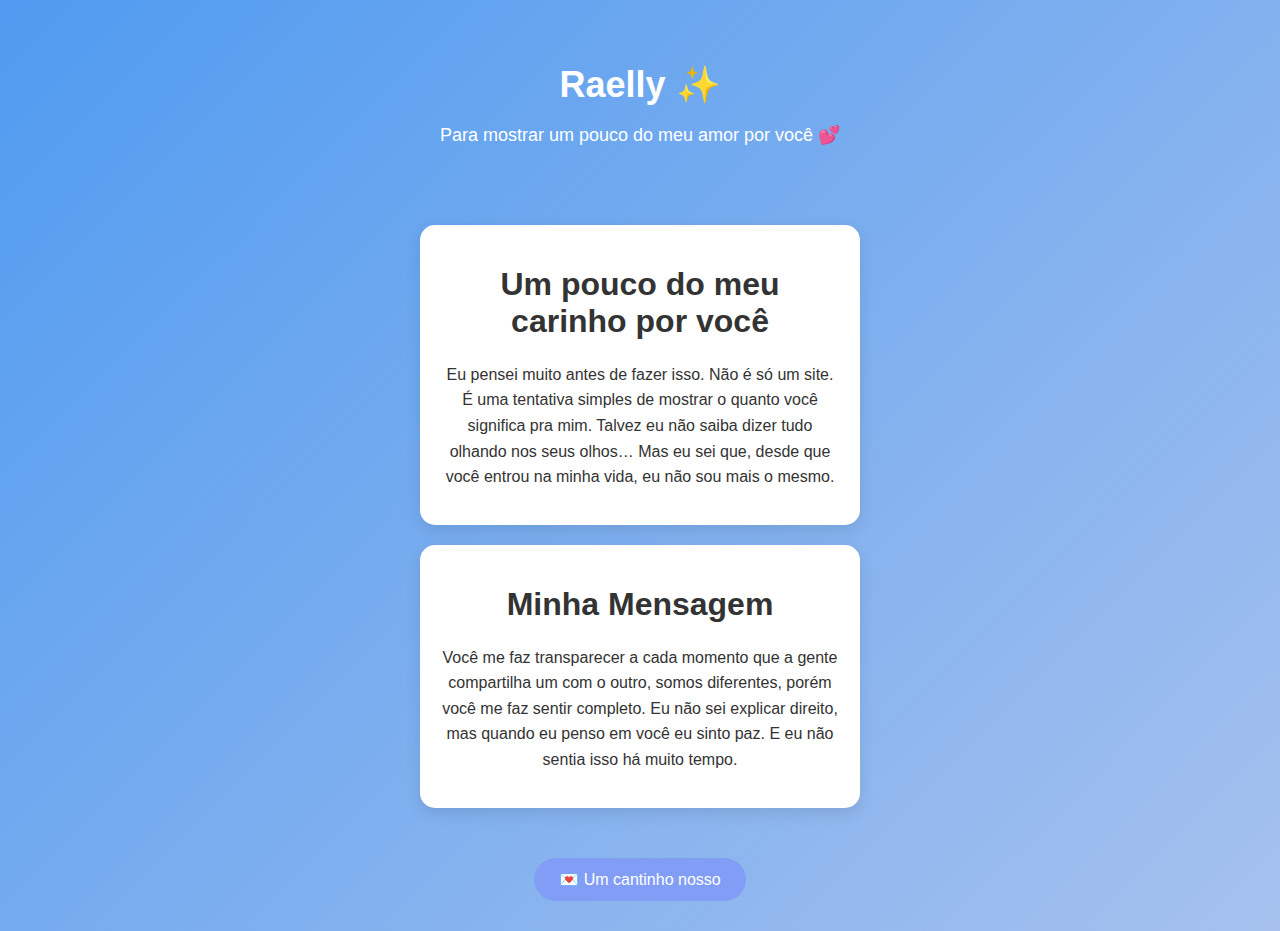
<file: index.html>
<!DOCTYPE html>
<html lang="pt-br">
<head>
    <meta charset="UTF-8">
    <meta name="viewport" content="width=device-width, initial-scale=1.0">
    <title>Meu coração 💖</title>
    <link rel="stylesheet" href="styles.css">
      <link rel="icon" type="image/png" href="icone.png">
</head>
<body>

    <header>
        <h1>Raelly ✨</h1>
        <p>Para mostrar um pouco do meu amor por você 💕</p>
    </header>

    <main>
        <section class="card">
            <h1>Um pouco do meu carinho por você</h1>
            <p>Eu pensei muito antes de fazer isso.
Não é só um site.
É uma tentativa simples de mostrar o quanto você significa pra mim.
Talvez eu não saiba dizer tudo olhando nos seus olhos…
Mas eu sei que, desde que você entrou na minha vida, eu não sou mais o mesmo. </p>
        </section>

        <section class="card">
            <h1>Minha Mensagem</h1>
            <p>Você me faz transparecer a cada momento que a gente compartilha um com o outro, somos diferentes, porém você me faz sentir completo. Eu não sei explicar direito, mas quando eu penso em você eu sinto paz. E eu não sentia isso há muito tempo. </p>
        </section>

        <button onclick="window.location.href='fotos.html'">💌 Um cantinho nosso</button>
    </main>

</body>
</html>
</file>
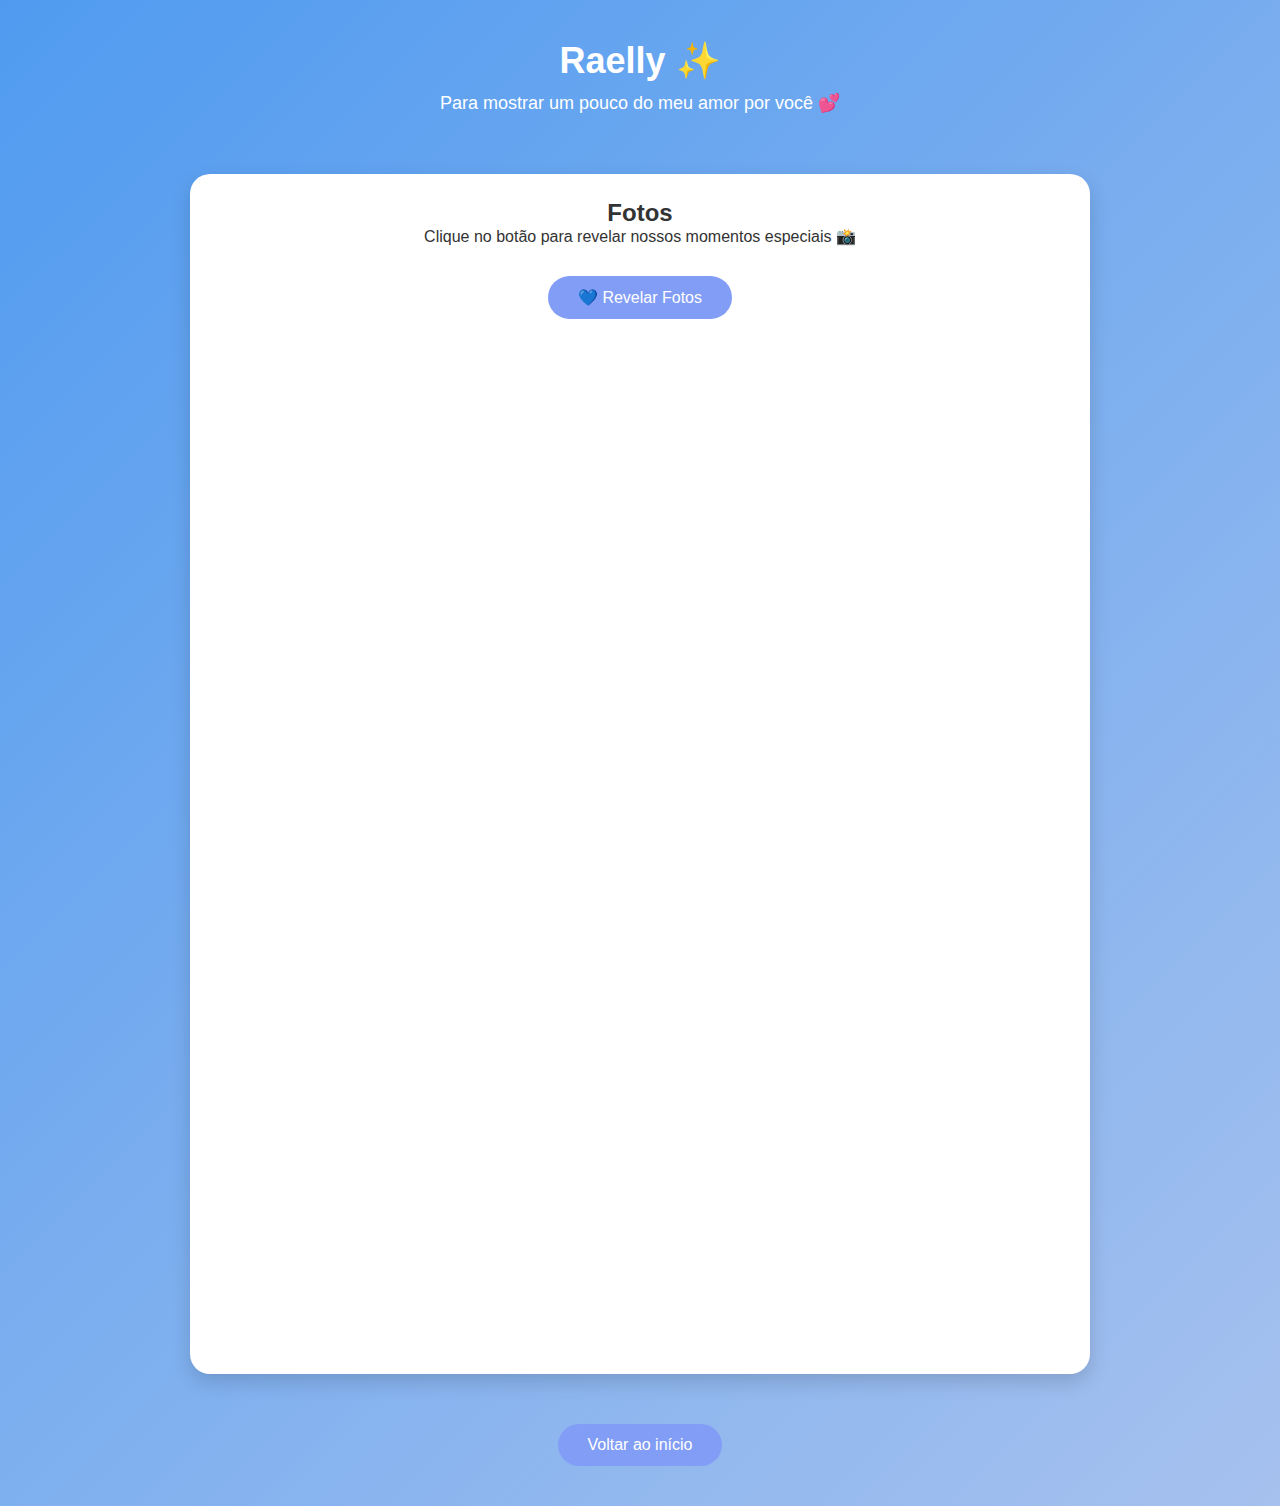
<file: fotos.html>
<!DOCTYPE html>
<html lang="pt-br">
<head>
    <meta charset="UTF-8">
    <meta name="viewport" content="width=device-width, initial-scale=1.0">
    <title>Raelly 💖</title>
    <link rel="stylesheet" href="fotos.css">
    <link rel="icon" type="image/png" href="icone.png">

</head>

<body>
    <header>
        <h1>Raelly ✨</h1>
        <p>Para mostrar um pouco do meu amor por você 💕</p>
    </header>

    <main>
        <section class="card">
            <h2>Fotos</h2>
            <p>Clique no botão para revelar nossos momentos especiais 📸</p>

            <button onclick="revelarFotos()">💙 Revelar Fotos</button>

            <div class="photo-gallery" id="galeria">
                <img src="foto1.jpeg" alt="Foto 1">
                <img src="foto2.jpeg" alt="Foto 2">
                <img src="foto3.jpeg" alt="Foto 3">
            </div>
        </section>
    </main>

    <button onclick="window.location.href='index.html'">Voltar ao início</button>

    <!-- Script fica no final do body -->
    <script>
        function revelarFotos() {
            document.getElementById("galeria").classList.toggle("mostrar");
        }
    </script>

</body>
</html>
</file>
<file: styles.css>
/* Reset básico */
body {
    margin: 0;
    font-family: 'Arial', sans-serif;
    background: linear-gradient(135deg, #509bf0, #a6c1ee);
    text-align: center;
    color: #333;
}

/* Cabeçalho */
header {
    padding: 40px 20px;
    color: white;
}

header h1 {
    font-size: 36px;
    margin-bottom: 10px;
}

header p {
    font-size: 18px;
}

/* Cards */
.card {
    background: white;
    margin: 20px auto;
    padding: 20px;
    width: 80%;
    max-width: 400px;
    border-radius: 15px;
    box-shadow: 0 5px 15px rgba(0,0,0,0.1);
}

/* Botão */
button {
    margin: 30px 0;
    padding: 12px 25px;
    font-size: 16px;
    border: none;
    border-radius: 25px;
    background-color: #829df5;
    color: white;
    cursor: pointer;
    transition: 0.3s;
}

button:hover {
    background-color: #7087ee;
    transform: scale(1.05);
}

/* Responsividade para celular */
@media (max-width: 600px) {
    header h1 {
        font-size: 28px;
    }

    .card {
        width: 90%;
    }

    button {
        width: 80%;
    }
}
p {
    margin: 15px 0;
    line-height: 1.6;
    font-family: 'Arial', sans-serif;
}
</file>
<file: fotos.css>
/* Reset básico */
* {
    margin: 0;
    padding: 0;
    box-sizing: border-box;
}

body {
    font-family: 'Arial', sans-serif;
    background: linear-gradient(135deg, #509bf0, #a6c1ee);
    text-align: center;
    color: #333;
    padding-bottom: 40px;
}

/* Cabeçalho */
header {
    padding: 40px 20px;
    color: white;
}

header h1 {
    font-size: 36px;
    margin-bottom: 10px;
}

header p {
    font-size: 18px;
}

/* Card */
.card {
    background: white;
    margin: 20px auto;
    padding: 25px;
    width: 85%;
    max-width: 900px;
    border-radius: 20px;
    box-shadow: 0 8px 20px rgba(0,0,0,0.15);
}

/* Galeria */
.photo-gallery {
    margin-top: 20px;
    display: flex;
    justify-content: center;
    gap: 15px;
    flex-wrap: wrap;
}

.photo-gallery img {
    width: 280px;
    border-radius: 15px;
    box-shadow: 0 4px 12px rgba(0,0,0,0.2);
    transition: 0.3s;
}

.photo-gallery img:hover {
    transform: scale(1.05);
}

/* Botão */
button {
    margin-top: 30px;
    padding: 12px 30px;
    font-size: 16px;
    border: none;
    border-radius: 25px;
    background-color: #829df5;
    color: white;
    cursor: pointer;
    transition: 0.3s;
}

button:hover {
    background-color: #7087ee;
    transform: scale(1.05);
}

/* Responsividade */
@media (max-width: 600px) {
    header h1 {
        font-size: 28px;
    }

    .photo-gallery img {
        width: 90%;
    }

    .card {
        width: 92%;
        padding: 20px;
    }

    button {
        width: 80%;
    }
}
/* Galeria começa escondida */
.photo-gallery {
    margin-top: 20px;
    display: flex;
    justify-content: center;
    gap: 15px;
    flex-wrap: wrap;

    opacity: 0;
    transform: scale(0.9);
    transition: 0.5s ease;
    pointer-events: none;
}

/* Quando ativar */
.photo-gallery.mostrar {
    opacity: 1;
    transform: scale(1);
    pointer-events: auto;
}
</file>
